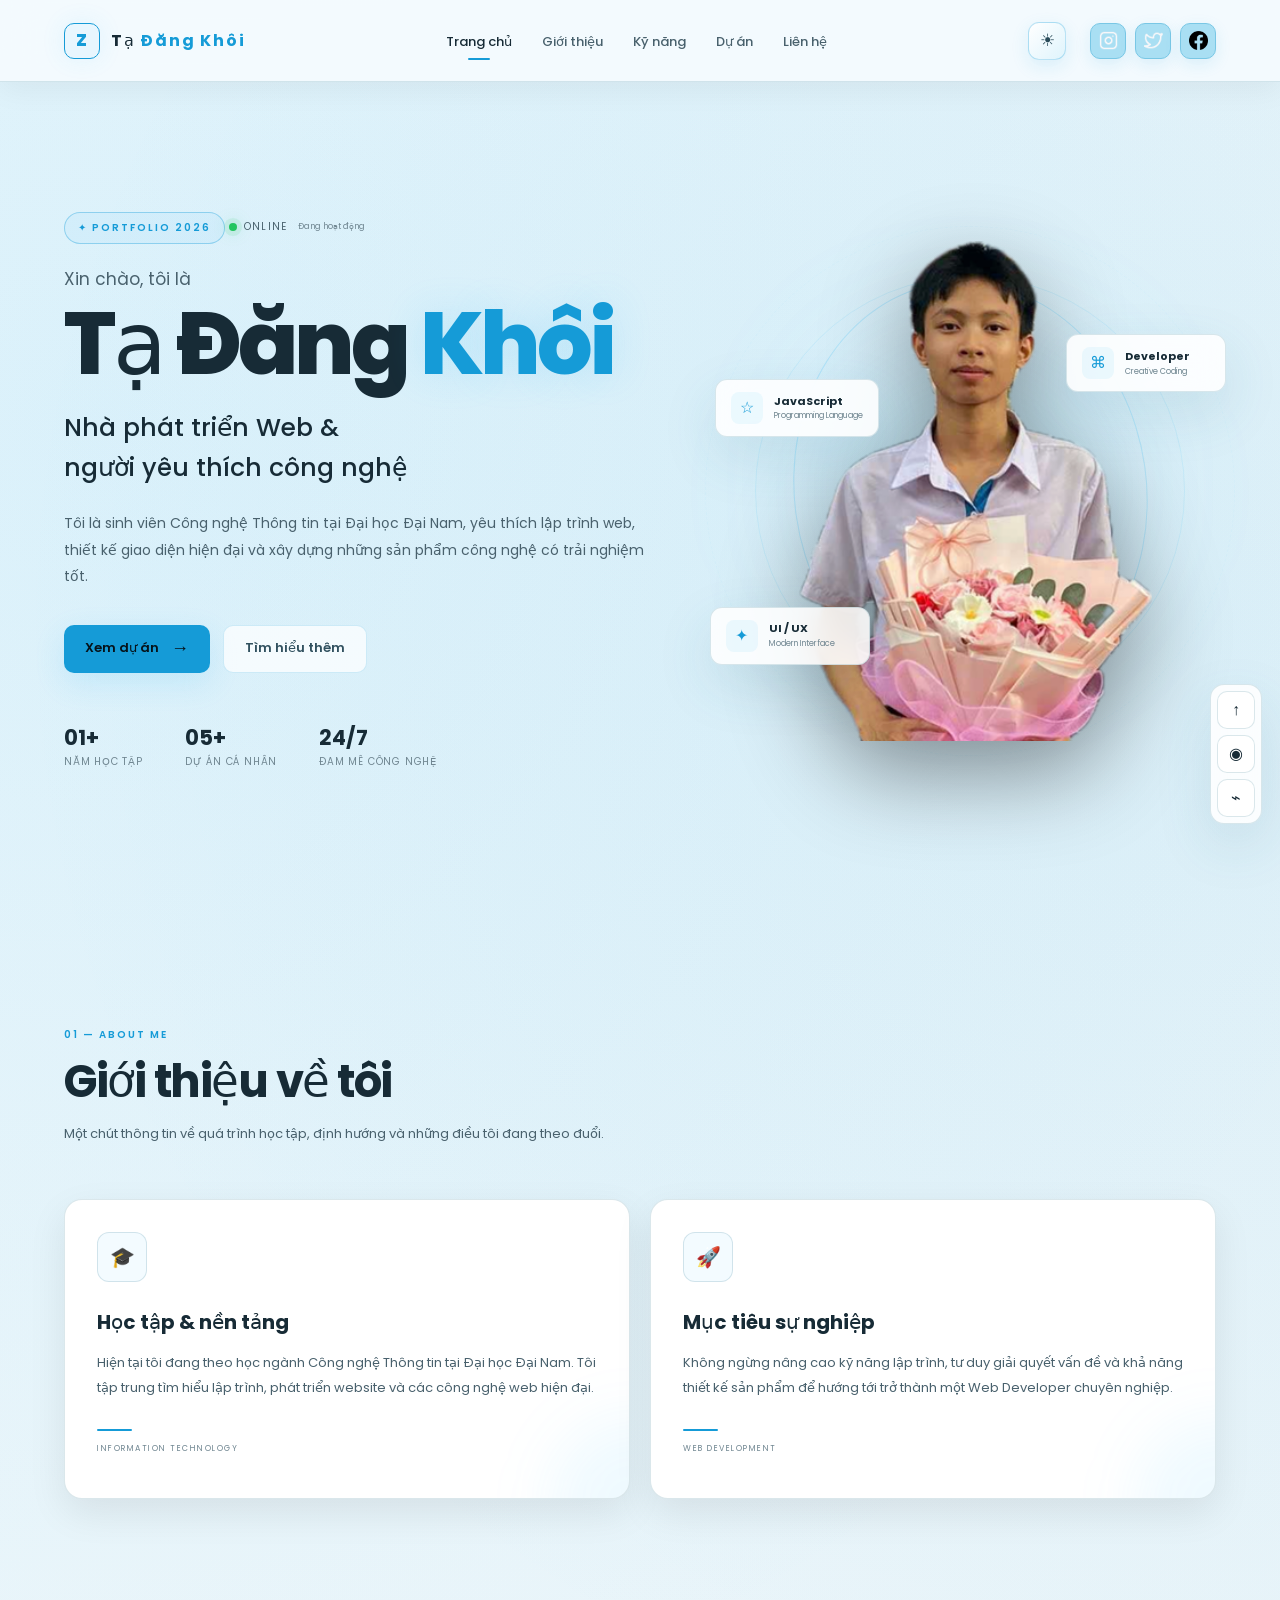
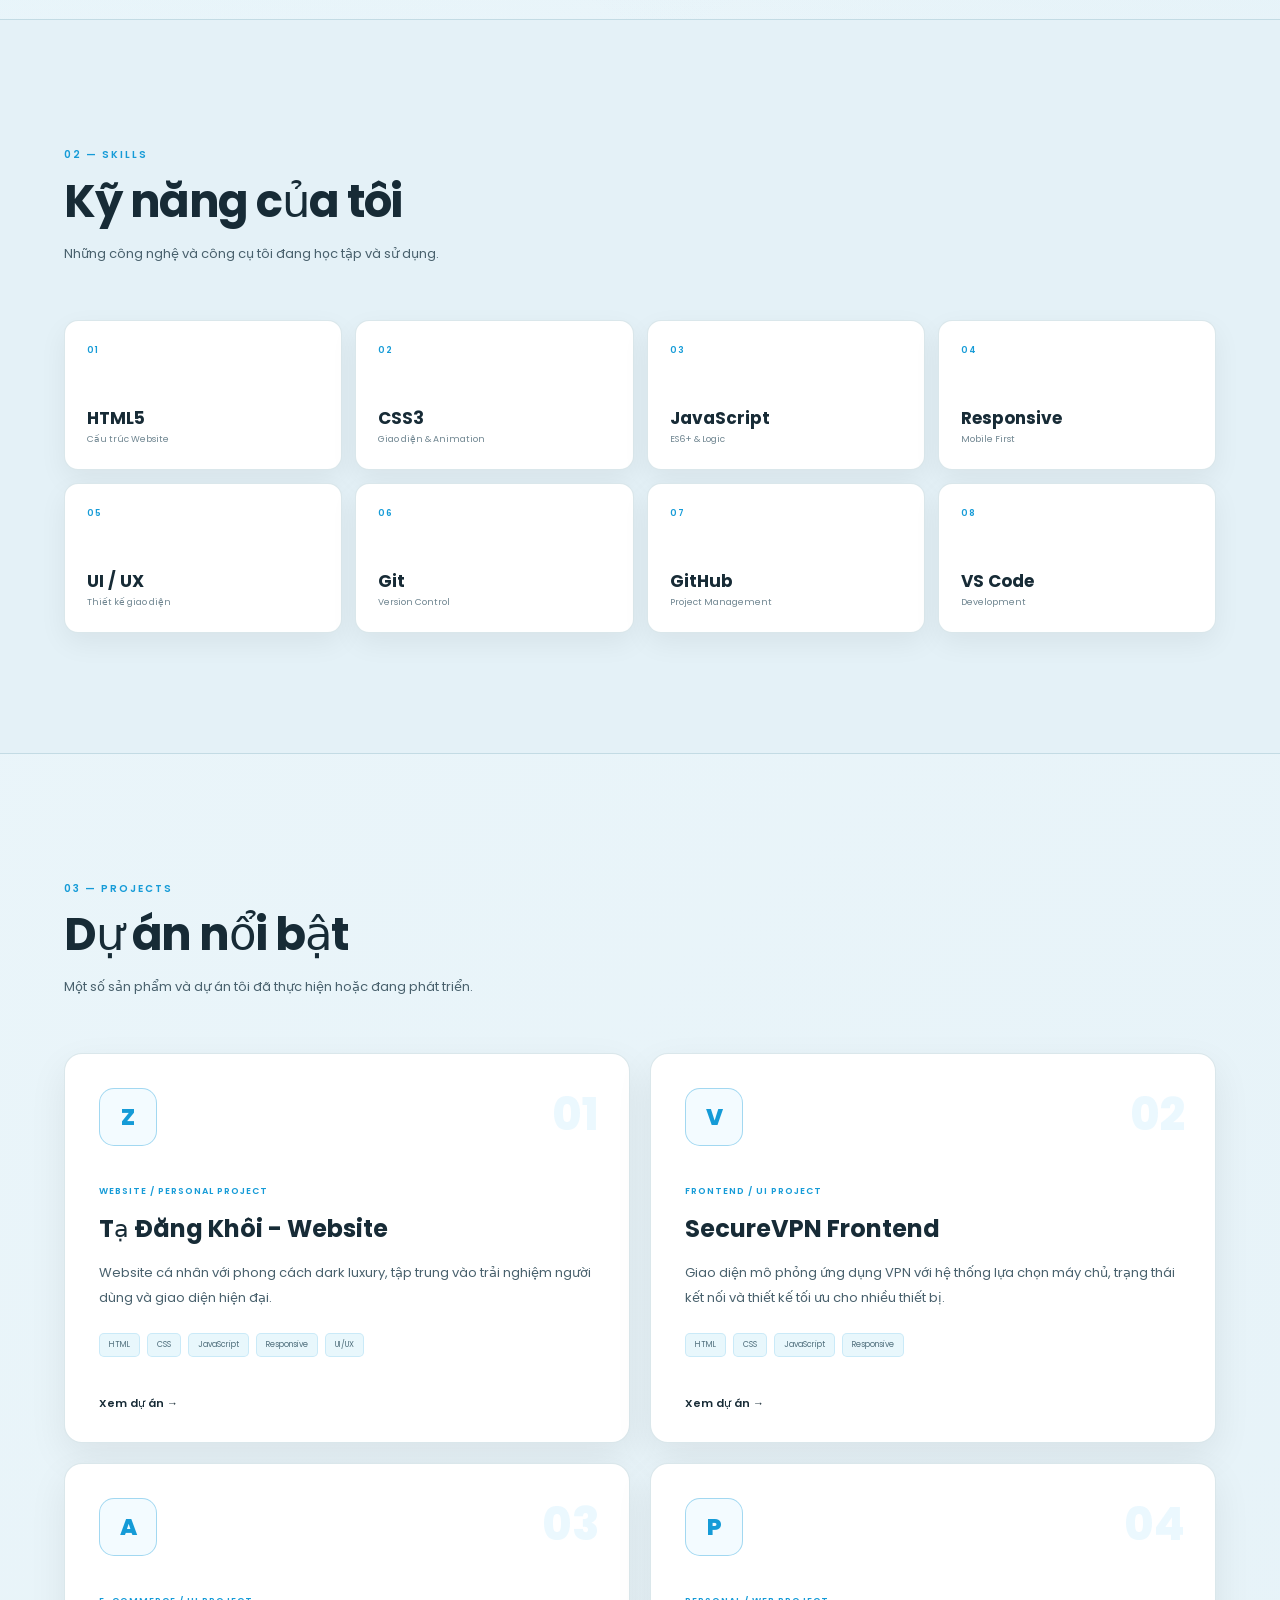
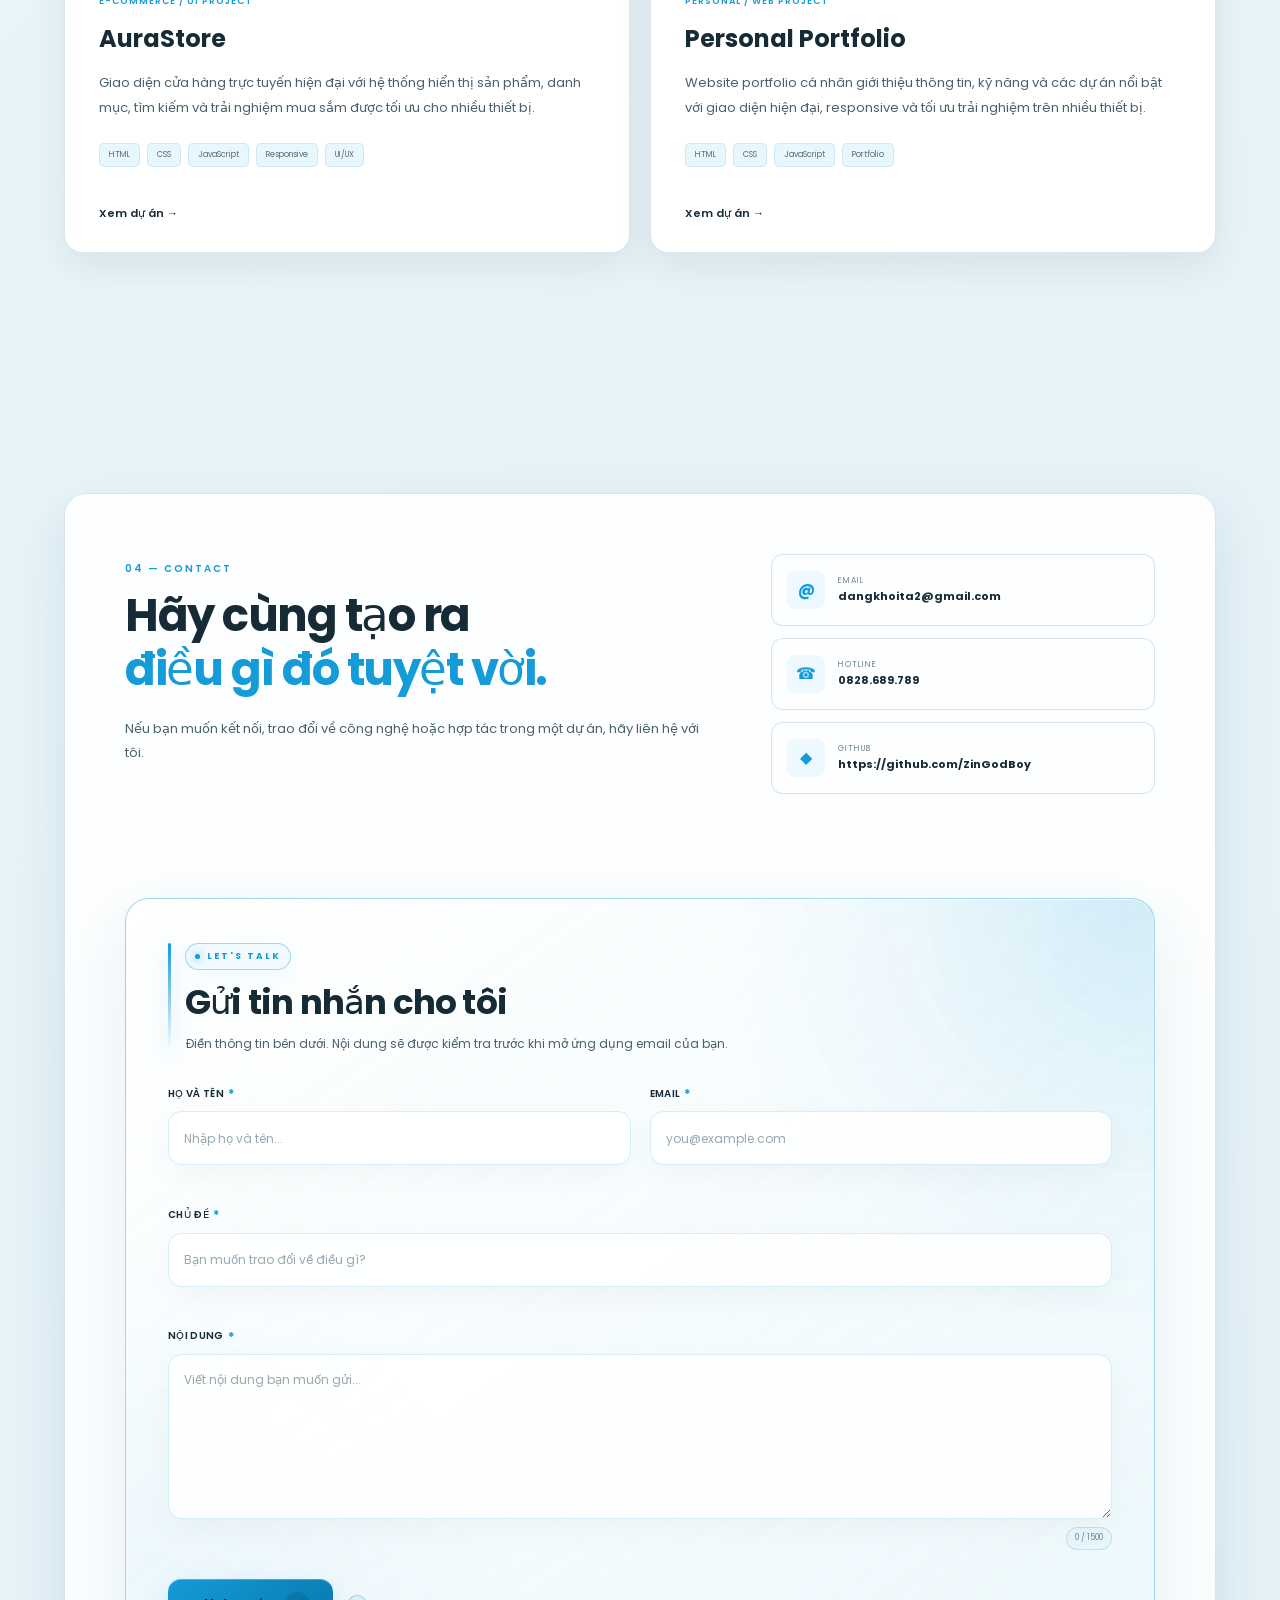
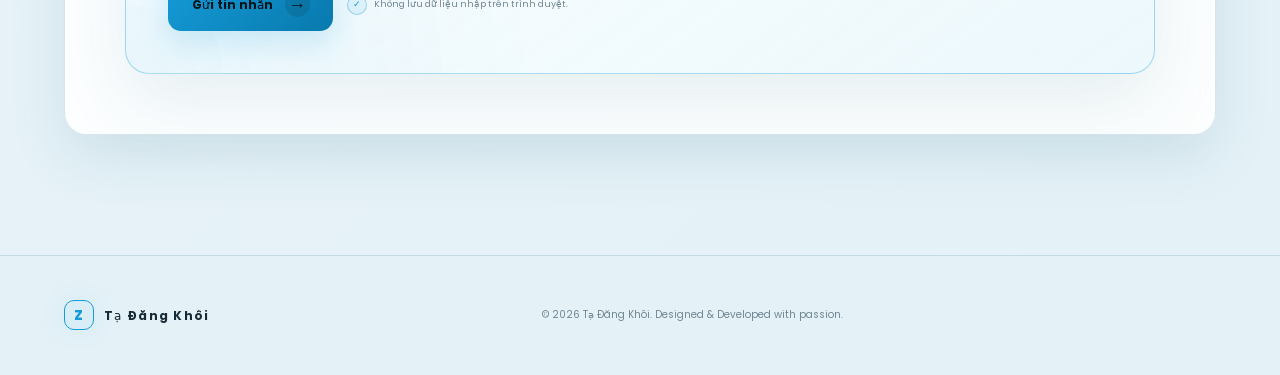
<file: index.html>
<!DOCTYPE html>
<html lang="vi">
<head>
    <meta charset="UTF-8">
    <meta name="viewport" content="width=device-width, initial-scale=1.0, viewport-fit=cover">
    <meta name="theme-color" content="#eaf7ff">
    <meta name="description" content="Portfolio cá nhân của Tạ Đăng Khôi — sinh viên Công nghệ Thông tin tại Đại học Đại Nam, định hướng Web Development, Full-Stack và UI/UX.">
    <meta name="author" content="Tạ Đăng Khôi">
    <meta property="og:title" content="Tạ Đăng Khôi — My-CV">
    <meta property="og:description" content="Portfolio cá nhân, kỹ năng và các dự án công nghệ của Tạ Đăng Khôi.">
    <meta property="og:type" content="website">
    <meta property="og:url" content="https://zingodboy.github.io/My-CV/">
    <meta name="color-scheme" content="light dark">
    <title>Tạ Đăng Khôi - Portfolio | Zin Luxury</title>
    <link rel="preconnect" href="https://fonts.googleapis.com">
    <link rel="preconnect" href="https://fonts.gstatic.com" crossorigin>
    <link href="https://fonts.googleapis.com/css2?family=Poppins:wght@300;400;500;600;700;800;900&display=swap" rel="stylesheet">
    <link rel="stylesheet" href="./assets/css/style.css">
</head>
<body class="light-theme">
    <a class="skip-link" href="#main-content">Bỏ qua đến nội dung chính</a>
    <div class="scroll-progress" id="scrollProgress" aria-hidden="true"></div>
    <header class="navbar">
        <a href="#home" class="logo"><span class="logo-mark">Z</span><span>Tạ <strong>Đăng Khôi</strong></span></a>
        <nav id="mainNav" aria-label="Điều hướng chính">
            <ul class="nav">
                <li><a href="#home" class="active">Trang chủ</a></li>
                <li><a href="#about">Giới thiệu</a></li>
                <li><a href="#skills">Kỹ năng</a></li>
                <li><a href="#projects">Dự án</a></li>
                <li><a href="#contact">Liên hệ</a></li>
            </ul>
        </nav>
        <div class="nav-actions">
            <button class="theme-toggle" id="themeToggle" type="button" aria-label="Chuyển sang giao diện tối" title="Dark mode" aria-pressed="false" onclick="window.toggleZinTheme && window.toggleZinTheme(event)">
                <span class="theme-icon" id="themeIcon" aria-hidden="true">☀</span>
            </button>
            <button class="menu-toggle" id="menuToggle" type="button" aria-label="Mở menu" aria-expanded="false">☰</button>
        </div>
        <div class="social-links">
            <a href="https://www.instagram.com/" target="_blank" rel="noopener noreferrer" aria-label="Instagram"><img src="./assets/images/instagram.png" alt="Instagram"></a>
            <a href="https://twitter.com/" target="_blank" rel="noopener noreferrer" aria-label="Twitter"><img src="./assets/images/twitter.png" alt="Twitter"></a>
            <a href="https://www.facebook.com/" target="_blank" rel="noopener noreferrer" aria-label="Facebook"><img src="./assets/images/facebook.png" alt="Facebook"></a>
        </div>
    </header>

    <main id="main-content">
        <section id="home" class="hero-section">
            <div class="hero-content">
                <span class="hero-badge">✦ PORTFOLIO 2026</span>
                <div class="online-status" aria-label="Trạng thái hiện tại"><span class="online-dot"></span><span>ONLINE</span><small>Đang hoạt động</small></div>
                <p class="hero-small">Xin chào, tôi là</p>
                <h1>Tạ Đăng <span>Khôi</span></h1>
                <h2>Nhà phát triển Web &amp; người yêu thích công nghệ</h2>
                <p class="hero-description">Tôi là sinh viên Công nghệ Thông tin tại Đại học Đại Nam, yêu thích lập trình web, thiết kế giao diện hiện đại và xây dựng những sản phẩm công nghệ có trải nghiệm tốt.</p>
                <div class="hero-buttons">
                    <a href="#projects" class="cta-btn primary-btn">Xem dự án <span>→</span></a>
                    <a href="#about" class="cta-btn secondary-btn">Tìm hiểu thêm</a>
                </div>
                <div class="hero-info">
                    <div><strong>01+</strong><span>Năm học tập</span></div>
                    <div><strong>05+</strong><span>Dự án cá nhân</span></div>
                    <div><strong>24/7</strong><span>Đam mê công nghệ</span></div>
                </div>
            </div>
            <div class="right">
                <div class="orbit orbit-one"></div><div class="orbit orbit-two"></div><div class="avatar-glow"></div>
                <div class="avatar-container"><div class="avatar-frame"></div><img id="avatar" src="./assets/images/anhtoi2.webp" alt="Ảnh đại diện Tạ Đăng Khôi"></div>
                <div class="floating-card card-top"><span>⌘</span><div><strong>Developer</strong><small>Creative Coding</small></div></div>
                <div class="floating-card card-bottom"><span>✦</span><div><strong>UI / UX</strong><small>Modern Interface</small></div></div>
                <div class="floating-card card-left"><span>☆</span><div><strong>JavaScript</strong><small>Programming Language</small></div></div>
            </div>
        </section>

        <section id="about" class="content-section">
            <div class="section-heading"><span>01 — ABOUT ME</span><h2>Giới thiệu về tôi</h2><p>Một chút thông tin về quá trình học tập, định hướng và những điều tôi đang theo đuổi.</p></div>
            <div class="about-grid">
                <article class="about-card"><div class="card-icon">🎓</div><h3>Học tập &amp; nền tảng</h3><p>Hiện tại tôi đang theo học ngành Công nghệ Thông tin tại Đại học Đại Nam. Tôi tập trung tìm hiểu lập trình, phát triển website và các công nghệ web hiện đại.</p><div class="card-line"></div><span class="card-label">INFORMATION TECHNOLOGY</span></article>
                <article class="about-card"><div class="card-icon">🚀</div><h3>Mục tiêu sự nghiệp</h3><p>Không ngừng nâng cao kỹ năng lập trình, tư duy giải quyết vấn đề và khả năng thiết kế sản phẩm để hướng tới trở thành một Web Developer chuyên nghiệp.</p><div class="card-line"></div><span class="card-label">WEB DEVELOPMENT</span></article>
            </div>
        </section>

        <section id="skills" class="content-section dark-section">
            <div class="section-heading"><span>02 — SKILLS</span><h2>Kỹ năng của tôi</h2><p>Những công nghệ và công cụ tôi đang học tập và sử dụng.</p></div>
            <div class="skills-container">
                <div class="skill-tag"><span>01</span><strong>HTML5</strong><small>Cấu trúc Website</small></div>
                <div class="skill-tag"><span>02</span><strong>CSS3</strong><small>Giao diện &amp; Animation</small></div>
                <div class="skill-tag"><span>03</span><strong>JavaScript</strong><small>ES6+ &amp; Logic</small></div>
                <div class="skill-tag"><span>04</span><strong>Responsive</strong><small>Mobile First</small></div>
                <div class="skill-tag"><span>05</span><strong>UI / UX</strong><small>Thiết kế giao diện</small></div>
                <div class="skill-tag"><span>06</span><strong>Git</strong><small>Version Control</small></div>
                <div class="skill-tag"><span>07</span><strong>GitHub</strong><small>Project Management</small></div>
                <div class="skill-tag"><span>08</span><strong>VS Code</strong><small>Development</small></div>
            </div>
        </section>

        <section id="projects" class="content-section">
            <div class="section-heading"><span>03 — PROJECTS</span><h2>Dự án nổi bật</h2><p>Một số sản phẩm và dự án tôi đã thực hiện hoặc đang phát triển.</p></div>
            <div class="projects-grid">
                <article class="project-card"><div class="project-number">01</div><div class="project-icon">Z</div><div class="project-content"><span class="project-type">WEBSITE / PERSONAL PROJECT</span><h3>Tạ Đăng Khôi - Website</h3><p>Website cá nhân với phong cách dark luxury, tập trung vào trải nghiệm người dùng và giao diện hiện đại.</p><div class="project-tech"><span>HTML</span><span>CSS</span><span>JavaScript</span><span>Responsive</span><span>UI/UX</span></div></div><a href="#" class="project-link">Xem dự án →</a></article>
                <article class="project-card"><div class="project-number">02</div><div class="project-icon vpn-icon">V</div><div class="project-content"><span class="project-type">FRONTEND / UI PROJECT</span><h3>SecureVPN Frontend</h3><p>Giao diện mô phỏng ứng dụng VPN với hệ thống lựa chọn máy chủ, trạng thái kết nối và thiết kế tối ưu cho nhiều thiết bị.</p><div class="project-tech"><span>HTML</span><span>CSS</span><span>JavaScript</span><span>Responsive</span></div></div><a href="#" class="project-link">Xem dự án →</a></article>
                <article class="project-card"><div class="project-number">03</div><div class="project-icon aurastore-icon">A</div><div class="project-content"><span class="project-type">E-COMMERCE / UI PROJECT</span><h3>AuraStore</h3><p>Giao diện cửa hàng trực tuyến hiện đại với hệ thống hiển thị sản phẩm, danh mục, tìm kiếm và trải nghiệm mua sắm được tối ưu cho nhiều thiết bị.</p><div class="project-tech"><span>HTML</span><span>CSS</span><span>JavaScript</span><span>Responsive</span><span>UI/UX</span></div></div><a href="#" class="project-link">Xem dự án →</a></article>
                <article class="project-card"><div class="project-number">04</div><div class="project-icon portfolio-icon">P</div><div class="project-content"><span class="project-type">PERSONAL / WEB PROJECT</span><h3>Personal Portfolio</h3><p>Website portfolio cá nhân giới thiệu thông tin, kỹ năng và các dự án nổi bật với giao diện hiện đại, responsive và tối ưu trải nghiệm trên nhiều thiết bị.</p><div class="project-tech"><span>HTML</span><span>CSS</span><span>JavaScript</span><span>Portfolio</span></div></div><a href="#" class="project-link">Xem dự án →</a></article>
            </div>
        </section>

        <section id="contact" class="contact-section">
            <div class="contact-box">
                <div class="contact-heading">
                    <span>04 — CONTACT</span>
                    <h2>Hãy cùng tạo ra <strong>điều gì đó tuyệt vời.</strong></h2>
                    <p>Nếu bạn muốn kết nối, trao đổi về công nghệ hoặc hợp tác trong một dự án, hãy liên hệ với tôi.</p>
                </div>
                <div class="contact-list">
                    <a href="https://mail.google.com/mail/u/0/#inbox?compose=new" class="contact-item"><span class="contact-icon">@</span><div><small>Email</small><strong>dangkhoita2@gmail.com</strong></div></a>
                    <a href="https://zalo.me/0828689789" class="contact-item"><span class="contact-icon">☎</span><div><small>Hotline</small><strong>0828.689.789</strong></div></a>
                    <a href="https://github.com/ZinGodBoy" class="contact-item"><span class="contact-icon">◆</span><div><small>Github</small><strong>https://github.com/ZinGodBoy</strong></div></a>
                </div>

                <div class="contact-form-wrap">
                    <div class="contact-form-heading">
                        <span>LET'S TALK</span>
                        <h3>Gửi tin nhắn cho tôi</h3>
                        <p>Điền thông tin bên dưới. Nội dung sẽ được kiểm tra trước khi mở ứng dụng email của bạn.</p>
                    </div>
                    <form id="contactForm" class="contact-form" novalidate>
                        <div class="form-grid">
                            <label class="form-field">
                                <span>Họ và tên <b>*</b></span>
                                <input id="contactName" name="name" type="text" autocomplete="name" maxlength="80" placeholder="Nhập họ và tên..." required>
                                <small class="field-error" data-error-for="name"></small>
                            </label>
                            <label class="form-field">
                                <span>Email <b>*</b></span>
                                <input id="contactEmail" name="email" type="email" autocomplete="email" maxlength="120" placeholder="you@example.com" required>
                                <small class="field-error" data-error-for="email"></small>
                            </label>
                        </div>
                        <label class="form-field">
                            <span>Chủ đề <b>*</b></span>
                            <input id="contactSubject" name="subject" type="text" maxlength="120" placeholder="Bạn muốn trao đổi về điều gì?" required>
                            <small class="field-error" data-error-for="subject"></small>
                        </label>
                        <label class="form-field">
                            <span>Nội dung <b>*</b></span>
                            <textarea id="contactMessage" name="message" rows="6" maxlength="1500" placeholder="Viết nội dung bạn muốn gửi..." required></textarea>
                            <div class="textarea-meta"><small class="field-error" data-error-for="message"></small><span id="messageCounter">0 / 1500</span></div>
                        </label>
                        <div class="form-actions">
                            <button type="submit" class="form-submit"><span>Gửi tin nhắn</span><strong>→</strong></button>
                            <span class="form-note">Không lưu dữ liệu nhập trên trình duyệt.</span>
                        </div>
                    </form>
                </div>
            </div>
        </section>
    </main>

    <footer class="footer">
        <div class="footer-logo"><span class="logo-mark">Z</span><strong>Tạ Đăng Khôi</strong></div>
        <p>© 2026 Tạ Đăng Khôi. Designed &amp; Developed with passion.</p>
        <a href="#home" class="back-top" id="backTop" aria-label="Về đầu trang">↑</a>
    </footer>

    <script src="./js/app.js?v=20261106" defer></script>
    <script src="./js/portfolio-enhancements.js?v=20261109" defer></script>
</body>
</html>
</file>
<file: assets/css/style.css>
/* =========================================================
   ZIN LUXURY PORTFOLIO — FINAL LIGHT / DARK THEME
   ========================================================= */

:root {
    --bg: #0d1115;
    --bg-soft: #131a20;
    --bg-card: #172027;
    --text: #f4f8fa;
    --text-soft: #aebcc4;
    --text-muted: #71828c;
    --blue: #38bdf8;
    --blue-light: #7dd3fc;
    --blue-dark: #0879ad;
    --border: rgba(255,255,255,.10);
    --border-blue: rgba(56,189,248,.30);
    --shadow: 0 25px 80px rgba(0,0,0,.32);
    --surface-glass: rgba(18,28,35,.78);
    --nav-bg: rgba(13,17,21,.82);
    --grid-line: rgba(125,211,252,.045);
    --focus-bg: rgba(56,189,248,.08);
    --radius: 18px;
    --container: 1180px;
    --transition: .28s ease;
}

body.light-theme {
    --bg: #edf7fb;
    --bg-soft: #e4f1f7;
    --bg-card: #ffffff;
    --text: #172b36;
    --text-soft: #49616d;
    --text-muted: #708691;
    --blue: #159bd7;
    --blue-light: #5fc4ee;
    --blue-dark: #0879ad;
    --border: rgba(28,105,132,.16);
    --border-blue: rgba(21,155,215,.36);
    --shadow: 0 20px 55px rgba(42,105,128,.13);
    --surface-glass: rgba(255,255,255,.88);
    --nav-bg: rgba(245,251,254,.92);
    --grid-line: rgba(21,155,215,.055);
    --focus-bg: rgba(21,155,215,.08);
}

* {
    margin: 0;
    padding: 0;
    box-sizing: border-box;
}

html {
    scroll-behavior: smooth;
    background: var(--bg);
    scroll-padding-top: 92px;
}

body {
    min-height: 100vh;
    overflow-x: hidden;
    color: var(--text);
    background:
        radial-gradient(circle at 8% 8%, rgba(56,189,248,.10), transparent 28%),
        radial-gradient(circle at 92% 12%, rgba(21,155,215,.07), transparent 25%),
        linear-gradient(135deg, var(--bg) 0%, var(--bg-soft) 100%);
    font-family: "Poppins", sans-serif;
    line-height: 1.6;
    transition: background-color .35s ease, color .25s ease;
}

body::before {
    content: "";
    position: fixed;
    inset: 0;
    z-index: -1;
    pointer-events: none;
    opacity: .8;
    background-image:
        linear-gradient(var(--grid-line) 1px, transparent 1px),
        linear-gradient(90deg, var(--grid-line) 1px, transparent 1px);
    background-size: 72px 72px;
}

body.modal-open,
body.menu-open {
    overflow: hidden;
}

a {
    color: inherit;
    text-decoration: none;
}

button,
a {
    -webkit-tap-highlight-color: transparent;
}

button {
    font: inherit;
}

img {
    display: block;
    max-width: 100%;
}

/* ================= NAVBAR ================= */

.navbar {
    width: 100%;
    min-height: 82px;
    padding: 0 5%;
    position: sticky;
    top: 0;
    z-index: 1000;
    display: flex;
    align-items: center;
    justify-content: space-between;
    gap: 24px;
    background: var(--nav-bg);
    border-bottom: 1px solid var(--border);
    backdrop-filter: blur(18px);
    -webkit-backdrop-filter: blur(18px);
    box-shadow: 0 8px 30px rgba(0,0,0,.05);
}

.logo {
    flex: 0 0 auto;
    display: inline-flex;
    align-items: center;
    gap: 11px;
    color: var(--text);
    font-size: 16px;
    font-weight: 700;
    letter-spacing: 1.8px;
}

.logo strong {
    color: var(--blue);
}

.logo-mark {
    width: 36px;
    height: 36px;
    display: grid;
    place-items: center;
    border: 1px solid var(--blue);
    border-radius: 10px;
    color: var(--blue);
    background: rgba(56,189,248,.06);
    font-size: 18px;
    font-weight: 800;
    box-shadow: 0 0 25px rgba(56,189,248,.10);
    transition: var(--transition);
}

.logo:hover .logo-mark {
    transform: rotate(-5deg) translateY(-1px);
}

#mainNav {
    flex: 1 1 auto;
    display: flex;
    justify-content: center;
}

.nav {
    display: flex;
    align-items: center;
    gap: 30px;
    list-style: none;
}

.nav a {
    position: relative;
    color: var(--text-soft);
    font-size: 13px;
    font-weight: 500;
    transition: var(--transition);
}

.nav a::after {
    content: "";
    position: absolute;
    left: 50%;
    bottom: -9px;
    width: 0;
    height: 2px;
    transform: translateX(-50%);
    border-radius: 20px;
    background: var(--blue);
    transition: var(--transition);
}

.nav a:hover,
.nav a.active {
    color: var(--text);
}

.nav a:hover::after,
.nav a.active::after {
    width: 22px;
}

.nav-actions {
    flex: 0 0 auto;
    display: flex;
    align-items: center;
    gap: 8px;
    position: relative;
    z-index: 1005;
    pointer-events: auto;
}

.theme-toggle,
.menu-toggle {
    position: relative;
    z-index: 1006;
    width: 38px;
    height: 38px;
    display: grid;
    place-items: center;
    border: 1px solid var(--border);
    border-radius: 11px;
    color: var(--text);
    background: var(--surface-glass);
    cursor: pointer;
    pointer-events: auto !important;
    touch-action: manipulation;
    user-select: none;
    transition:
        transform .25s ease,
        background .3s ease,
        color .3s ease,
        border-color .3s ease,
        box-shadow .3s ease;
}

.theme-toggle {
    overflow: hidden;
}

.theme-icon {
    display: grid;
    place-items: center;
    width: 100%;
    height: 100%;
    pointer-events: none;
    font-size: 17px;
    line-height: 1;
}

body.light-theme .theme-toggle {
    color: #294b59;
    background: linear-gradient(135deg, #fff, #dff4fc);
    border-color: rgba(21,155,215,.25);
    box-shadow: 0 6px 18px rgba(21,155,215,.10);
}

body:not(.light-theme) .theme-toggle {
    color: #f5fbff;
    background: linear-gradient(135deg, #1a2830, #101920);
    border-color: rgba(125,211,252,.28);
    box-shadow: 0 6px 20px rgba(0,0,0,.22);
}

.theme-toggle:hover,
.menu-toggle:hover,
.menu-toggle[aria-expanded="true"] {
    color: var(--blue);
    border-color: var(--border-blue);
    transform: translateY(-2px);
}

.theme-toggle:active {
    transform: scale(.94);
}

.theme-toggle.theme-changing .theme-icon {
    animation: themeIconChange .35s ease;
}

@keyframes themeIconChange {
    0% { transform: rotate(-30deg) scale(.7); opacity: .5; }
    60% { transform: rotate(15deg) scale(1.14); opacity: 1; }
    100% { transform: rotate(0) scale(1); opacity: 1; }
}

.menu-toggle {
    display: none;
}

.social-links {
    flex: 0 0 auto;
    display: flex;
    align-items: center;
    gap: 9px;
}

.social-links a {
    width: 36px;
    height: 36px;
    display: grid;
    place-items: center;
    border: 1px solid var(--border);
    border-radius: 10px;
    background: rgba(255,255,255,.025);
    transition: var(--transition);
}

.social-links a:hover {
    transform: translateY(-3px);
    border-color: var(--border-blue);
    box-shadow: 0 8px 22px rgba(56,189,248,.10);
}

.social-links img {
    width: 19px;
    height: 19px;
    object-fit: contain;
    opacity: .82;
    filter: none;
    transition: var(--transition);
}

body.light-theme .social-links a {
    background: #a9dff3;
    border-color: #79c7e5;
    box-shadow: 0 5px 16px rgba(21,155,215,.12);
}

body.light-theme .social-links a:hover {
    background: #0879ad;
    border-color: #0879ad;
}

body.light-theme .social-links img {
    opacity: 1;
    filter: none;
}

/* ================= HERO ================= */

.hero-section {
    width: min(var(--container), 90%);
    min-height: calc(100vh - 82px);
    margin: auto;
    padding: 88px 0;
    display: flex;
    align-items: center;
    justify-content: space-between;
    gap: 60px;
}

.hero-content {
    width: 55%;
    position: relative;
    z-index: 2;
}

.hero-badge {
    display: inline-flex;
    align-items: center;
    padding: 7px 13px;
    margin-bottom: 22px;
    border: 1px solid var(--border-blue);
    border-radius: 50px;
    color: var(--blue);
    background: rgba(56,189,248,.06);
    font-size: 10px;
    font-weight: 600;
    letter-spacing: 2px;
}

.online-status {
    display: inline-flex;
    align-items: center;
    gap: 7px;
    margin-bottom: 10px;
    color: var(--text-soft);
    font-size: 10px;
    letter-spacing: 1.2px;
}

.online-dot {
    width: 8px;
    height: 8px;
    display: block;
    border-radius: 50%;
    background: #22c55e;
    box-shadow: 0 0 0 5px rgba(34,197,94,.10), 0 0 16px rgba(34,197,94,.35);
    animation: onlinePulse 1.8s ease-in-out infinite;
}

.online-status small {
    margin-left: 4px;
    color: var(--text-muted);
    letter-spacing: 0;
}

@keyframes onlinePulse {
    50% { transform: scale(1.08); opacity: .7; }
}

.hero-small {
    margin-bottom: 5px;
    color: var(--text-soft);
    font-size: 17px;
}

.hero-content h1 {
    color: var(--text);
    font-size: clamp(50px, 7vw, 88px);
    line-height: 1.05;
    font-weight: 800;
    letter-spacing: -4px;
}

.hero-content h1 span {
    color: var(--blue);
    text-shadow: 0 0 40px rgba(56,189,248,.20);
}

.hero-content h2 {
    margin-top: 18px;
    color: var(--text);
    font-size: clamp(18px, 2vw, 25px);
    font-weight: 500;
}

.hero-description {
    max-width: 650px;
    margin-top: 22px;
    color: var(--text-soft);
    font-size: 14px;
    line-height: 1.9;
}

.hero-buttons {
    display: flex;
    align-items: center;
    gap: 13px;
    margin-top: 35px;
}

.cta-btn {
    min-height: 48px;
    display: inline-flex;
    align-items: center;
    justify-content: center;
    gap: 12px;
    padding: 0 21px;
    border-radius: 10px;
    font-size: 13px;
    font-weight: 600;
    transition: var(--transition);
}

.primary-btn {
    color: #06131a;
    background: var(--blue);
    box-shadow: 0 10px 30px rgba(56,189,248,.16);
}

.primary-btn:hover {
    background: var(--blue-light);
    transform: translateY(-3px);
    box-shadow: 0 15px 35px rgba(56,189,248,.24);
}

.primary-btn span {
    font-size: 18px;
}

.secondary-btn {
    color: var(--text-soft);
    border: 1px solid var(--border);
    background: rgba(255,255,255,.025);
}

.secondary-btn:hover {
    color: var(--text);
    border-color: var(--border-blue);
    transform: translateY(-3px);
}

body.light-theme .secondary-btn {
    color: #31515f;
    background: rgba(255,255,255,.72);
    border-color: rgba(21,155,215,.18);
}

.hero-info {
    display: flex;
    gap: 42px;
    margin-top: 48px;
}

.hero-info div {
    display: flex;
    flex-direction: column;
}

.hero-info strong {
    color: var(--text);
    font-size: 21px;
    font-weight: 700;
}

.hero-info span {
    color: var(--text-muted);
    font-size: 10px;
    text-transform: uppercase;
    letter-spacing: .8px;
}

/* ================= HERO VISUAL ================= */

.right {
    width: 45%;
    min-height: 560px;
    position: relative;
    display: grid;
    place-items: center;
}

.avatar-container {
    width: min(420px, 90%);
    position: relative;
    display: flex;
    justify-content: center;
    z-index: 3;
}

.avatar-frame {
    position: absolute;
    inset: 8%;
    border: 1px solid rgba(56,189,248,.22);
    border-radius: 50%;
    transform: rotate(-8deg);
    transition: .7s ease;
}

.avatar-container:hover .avatar-frame {
    transform: rotate(5deg) scale(1.03);
}

#avatar {
    width: 100%;
    max-height: 500px;
    position: relative;
    z-index: 2;
    object-fit: contain;
    background: transparent;
    filter: drop-shadow(0 30px 45px rgba(0,0,0,.42));
    transition: transform .5s ease, filter .5s ease;
}

#avatar:hover {
    transform: translateY(-8px) scale(1.015);
    filter: drop-shadow(0 40px 60px rgba(0,0,0,.48)) drop-shadow(0 0 25px rgba(56,189,248,.08));
}

.avatar-glow {
    width: 280px;
    height: 280px;
    position: absolute;
    top: 50%;
    left: 50%;
    transform: translate(-50%,-50%);
    border-radius: 50%;
    background: rgba(56,189,248,.13);
    filter: blur(75px);
    z-index: 0;
}

.orbit {
    position: absolute;
    border: 1px solid rgba(56,189,248,.11);
    border-radius: 50%;
    pointer-events: none;
}

.orbit-one {
    width: 430px;
    height: 430px;
}

.orbit-two {
    width: 530px;
    height: 530px;
    border-style: dashed;
    opacity: .32;
    animation: rotateOrbit 25s linear infinite;
}

@keyframes rotateOrbit {
    from { transform: rotate(0); }
    to { transform: rotate(360deg); }
}

.floating-card {
    position: absolute;
    z-index: 5;
    min-width: 160px;
    padding: 12px 15px;
    display: flex;
    align-items: center;
    gap: 11px;
    border: 1px solid var(--border);
    border-radius: 12px;
    background: var(--surface-glass);
    box-shadow: var(--shadow);
    backdrop-filter: blur(14px);
    -webkit-backdrop-filter: blur(14px);
    animation: floatCard 4s ease-in-out infinite;
}

.floating-card > span {
    width: 32px;
    height: 32px;
    display: grid;
    place-items: center;
    border-radius: 8px;
    color: var(--blue);
    background: rgba(56,189,248,.08);
}

.floating-card div {
    display: flex;
    flex-direction: column;
}

.floating-card strong {
    color: var(--text);
    font-size: 11px;
}

.floating-card small {
    color: var(--text-muted);
    font-size: 8px;
}

.card-top { top: 22%; right: -2%; }
.card-bottom { bottom: 19%; left: -3%; animation-delay: -2s; }
.card-left { top: 30%; left: -2%; animation-delay: -1.5s; }

@keyframes floatCard {
    0%,100% { transform: translateY(0); }
    50% { transform: translateY(-9px); }
}

/* ================= SECTIONS ================= */

.content-section,
.contact-section {
    width: min(var(--container), 90%);
    margin: auto;
    padding: 120px 0;
}

.dark-section {
    width: 100%;
    padding-left: 5%;
    padding-right: 5%;
    background: var(--bg-soft);
    border-top: 1px solid var(--border);
    border-bottom: 1px solid var(--border);
}

.section-heading {
    max-width: 700px;
    margin-bottom: 55px;
}

.section-heading > span,
.contact-heading > span {
    color: var(--blue);
    font-size: 10px;
    font-weight: 600;
    letter-spacing: 2px;
}

.section-heading h2,
.contact-heading h2 {
    margin-top: 9px;
    color: var(--text);
    font-size: clamp(30px, 4vw, 45px);
    line-height: 1.2;
    letter-spacing: -1.5px;
}

.section-heading p,
.contact-heading p {
    margin-top: 15px;
    color: var(--text-soft);
    font-size: 13px;
}

/* ================= ABOUT ================= */

.about-grid {
    display: grid;
    grid-template-columns: repeat(2,1fr);
    gap: 20px;
}

.about-card {
    position: relative;
    min-height: 300px;
    padding: 32px;
    overflow: hidden;
    border: 1px solid var(--border);
    border-radius: var(--radius);
    background: var(--bg-card);
    box-shadow: 0 14px 38px rgba(0,0,0,.08);
    transition: var(--transition);
}

.about-card::after {
    content: "";
    position: absolute;
    width: 170px;
    height: 170px;
    right: -90px;
    bottom: -90px;
    border-radius: 50%;
    background: rgba(56,189,248,.08);
    filter: blur(30px);
    pointer-events: none;
}

.about-card:hover {
    border-color: var(--border-blue);
    transform: translateY(-6px);
    box-shadow: var(--shadow);
}

.card-icon {
    width: 50px;
    height: 50px;
    display: grid;
    place-items: center;
    margin-bottom: 24px;
    border: 1px solid var(--border);
    border-radius: 12px;
    background: rgba(56,189,248,.06);
    font-size: 20px;
}

.about-card h3,
.project-card h3 {
    color: var(--text);
}

.about-card h3 {
    font-size: 20px;
}

.about-card p,
.project-card p {
    margin-top: 13px;
    color: var(--text-soft);
    font-size: 13px;
    line-height: 1.9;
}

.card-line {
    width: 35px;
    height: 2px;
    margin-top: 28px;
    background: var(--blue);
    border-radius: 5px;
}

.card-label {
    display: block;
    margin-top: 12px;
    color: var(--text-muted);
    font-size: 8px;
    letter-spacing: 1.5px;
}

/* ================= SKILLS ================= */

.skills-container {
    width: min(var(--container),100%);
    margin: auto;
    display: grid;
    grid-template-columns: repeat(4,1fr);
    gap: 13px;
}

.skill-tag {
    min-height: 150px;
    padding: 22px;
    display: flex;
    flex-direction: column;
    justify-content: space-between;
    border: 1px solid var(--border);
    border-radius: 14px;
    background: var(--bg-card);
    box-shadow: 0 10px 28px rgba(0,0,0,.06);
    transition: var(--transition);
}

.skill-tag:hover {
    border-color: var(--border-blue);
    background: var(--focus-bg);
    transform: translateY(-5px);
}

.skill-tag > span,
.project-type {
    color: var(--blue);
    font-size: 9px;
    font-weight: 600;
    letter-spacing: 1px;
}

.skill-tag strong {
    margin-top: auto;
    color: var(--text);
    font-size: 17px;
}

.skill-tag small {
    color: var(--text-muted);
    font-size: 9px;
}

/* ================= PROJECTS ================= */

.projects-grid {
    display: grid;
    grid-template-columns: repeat(2,1fr);
    gap: 20px;
}

.project-card {
    min-height: 390px;
    position: relative;
    padding: 34px;
    overflow: hidden;
    border: 1px solid var(--border);
    border-radius: var(--radius);
    background: var(--bg-card);
    box-shadow: 0 14px 38px rgba(0,0,0,.07);
    transition: var(--transition);
}

.project-card:hover {
    border-color: var(--border-blue);
    transform: translateY(-7px);
    box-shadow: var(--shadow);
}

.project-number {
    position: absolute;
    top: 25px;
    right: 30px;
    color: rgba(56,189,248,.10);
    font-size: 45px;
    font-weight: 800;
}

.project-icon {
    width: 58px;
    height: 58px;
    display: grid;
    place-items: center;
    margin-bottom: 30px;
    border: 1px solid var(--border-blue);
    border-radius: 15px;
    color: var(--blue);
    background: rgba(56,189,248,.06);
    font-size: 23px;
    font-weight: 800;
}

.project-content {
    position: relative;
    z-index: 2;
}

.project-card h3 {
    margin-top: 8px;
    font-size: 24px;
}

.project-tech {
    display: flex;
    flex-wrap: wrap;
    gap: 7px;
    margin-top: 22px;
}

.project-tech span {
    padding: 5px 9px;
    color: var(--text-soft);
    border: 1px solid var(--border);
    border-radius: 5px;
    background: rgba(255,255,255,.025);
    font-size: 8px;
}

body.light-theme .project-tech span {
    color: #52717e;
    background: #e8f7fc;
    border-color: rgba(21,155,215,.14);
}

.project-link {
    position: absolute;
    left: 34px;
    bottom: 30px;
    color: var(--text);
    font-size: 11px;
    font-weight: 600;
    transition: var(--transition);
}

.project-link:hover {
    color: var(--blue);
    transform: translateX(5px);
}

/* ================= CONTACT ================= */

.contact-box {
    display: grid;
    grid-template-columns: 1.2fr .8fr;
    gap: 70px;
    padding: 60px;
    border: 1px solid var(--border);
    border-radius: 22px;
    background: var(--surface-glass);
    box-shadow: var(--shadow);
    backdrop-filter: blur(16px);
    -webkit-backdrop-filter: blur(16px);
}

.contact-heading h2 strong {
    color: var(--blue);
}

.contact-heading p {
    max-width: 580px;
    margin-top: 20px;
    line-height: 1.9;
}

.contact-list {
    display: flex;
    flex-direction: column;
    gap: 12px;
    justify-content: center;
}

.contact-item {
    min-height: 72px;
    padding: 13px 15px;
    display: flex;
    align-items: center;
    gap: 13px;
    border: 1px solid var(--border);
    border-radius: 12px;
    background: rgba(255,255,255,.025);
    transition: var(--transition);
}

.contact-item:hover {
    border-color: var(--border-blue);
    transform: translateY(-2px);
}

.contact-icon {
    width: 38px;
    height: 38px;
    display: grid;
    place-items: center;
    flex: 0 0 auto;
    border-radius: 9px;
    color: var(--blue);
    background: rgba(56,189,248,.08);
    font-weight: 700;
}

.contact-item div {
    display: flex;
    flex-direction: column;
    min-width: 0;
}

.contact-item small {
    color: var(--text-muted);
    font-size: 8px;
    text-transform: uppercase;
    letter-spacing: 1px;
}

.contact-item strong {
    color: var(--text);
    font-size: 11px;
    word-break: break-word;
}

/* ================= FOOTER ================= */

.footer {
    min-height: 120px;
    padding: 28px 5%;
    display: flex;
    align-items: center;
    justify-content: space-between;
    gap: 20px;
    background: var(--bg-soft);
    border-top: 1px solid var(--border);
}

.footer-logo {
    display: flex;
    align-items: center;
    gap: 10px;
    color: var(--text);
    font-size: 12px;
    letter-spacing: 1.3px;
}

.footer .logo-mark {
    width: 30px;
    height: 30px;
    font-size: 14px;
}

.footer p {
    color: var(--text-muted);
    text-align: center;
    font-size: 10px;
}

.back-top {
    width: 40px;
    height: 40px;
    display: grid;
    place-items: center;
    flex: 0 0 auto;
    color: #fff;
    background: var(--blue-dark);
    border-radius: 10px;
    opacity: 0;
    pointer-events: none;
    transform: translateY(10px);
    transition: var(--transition);
}

.back-top.show,
.back-top.visible {
    opacity: 1;
    pointer-events: auto;
    transform: translateY(0);
}

.back-top:hover {
    background: var(--blue);
    transform: translateY(-3px);
}

/* ================= REVEAL ================= */

.reveal,
.fade-up,
[data-reveal] {
    opacity: 0;
    transform: translateY(18px);
    transition: opacity .65s ease, transform .65s ease;
}

.reveal.revealed,
.fade-up.revealed,
[data-reveal].revealed {
    opacity: 1;
    transform: none;
}

/* ================= SCROLL PROGRESS ================= */

#scrollProgress {
    position: fixed;
    top: 0;
    left: 0;
    width: 0;
    height: 3px;
    z-index: 99999;
    pointer-events: none;
    background: linear-gradient(90deg,var(--blue-dark),var(--blue),var(--blue-light));
    box-shadow: 0 0 14px rgba(56,189,248,.35);
}

/* ================= TOAST ================= */

#toast-container {
    position: fixed;
    right: 18px;
    bottom: 18px;
    z-index: 10020;
    display: flex;
    flex-direction: column;
    gap: 8px;
    pointer-events: none;
}

.toast {
    min-width: 230px;
    max-width: min(360px, calc(100vw - 36px));
    padding: 11px 14px;
    border: 1px solid var(--border-blue);
    border-radius: 10px;
    color: var(--text);
    background: var(--surface-glass);
    box-shadow: var(--shadow);
    opacity: 0;
    transform: translateY(8px);
    transition: .3s ease;
    font-size: 11px;
    backdrop-filter: blur(14px);
}

.toast.show {
    opacity: 1;
    transform: translateY(0);
}

/* ================= QUICK ACTION DOCK ================= */

.zin-quick-dock {
    position: fixed;
    right: 18px;
    bottom: 76px;
    z-index: 9990;
    padding: 6px;
    display: flex;
    flex-direction: column;
    gap: 6px;
    border: 1px solid var(--border);
    border-radius: 14px;
    background: var(--surface-glass);
    box-shadow: var(--shadow);
    backdrop-filter: blur(16px);
    -webkit-backdrop-filter: blur(16px);
}

.zin-quick-btn {
    width: 38px;
    height: 38px;
    display: grid;
    place-items: center;
    border: 1px solid var(--border);
    border-radius: 10px;
    color: var(--text);
    background: var(--bg-card);
    cursor: pointer;
    transition: var(--transition);
}

.zin-quick-btn:hover,
.zin-quick-btn[aria-pressed="true"] {
    color: #fff;
    background: var(--blue-dark);
    border-color: var(--blue-dark);
    transform: translateY(-2px);
}

body.focus-mode .navbar,
body.focus-mode .zin-quick-dock {
    opacity: .9;
}

body.focus-mode main > section:not(#home) {
    filter: saturate(.9);
}

/* ================= MOBILE ================= */

@media (max-width: 1000px) {
    .navbar {
        padding: 0 4%;
    }
    .nav {
        gap: 18px;
    }
    .hero-section {
        gap: 35px;
    }
}

@media (max-width: 820px) {
    .social-links {
        display: none;
    }
    #mainNav {
        order: 3;
        flex: 0 0 auto;
    }
    .nav-actions {
        margin-left: auto;
    }
}

@media (max-width: 750px) {
    .navbar {
        min-height: 72px;
    }
    #mainNav {
        display: none;
        position: absolute;
        top: calc(100% + 8px);
        left: 4%;
        right: 4%;
        z-index: 1004;
    }
    #mainNav.open {
        display: block;
    }
    #mainNav .nav {
        display: flex;
        flex-direction: column;
        align-items: stretch;
        gap: 3px;
        padding: 10px;
        border: 1px solid var(--border);
        border-radius: 16px;
        background: var(--surface-glass);
        box-shadow: var(--shadow);
        backdrop-filter: blur(18px);
        -webkit-backdrop-filter: blur(18px);
    }
    #mainNav .nav a {
        display: block;
        padding: 12px 14px;
        border-radius: 10px;
    }
    #mainNav .nav a:hover,
    #mainNav .nav a.active {
        background: var(--focus-bg);
    }
    #mainNav .nav a::after {
        display: none;
    }
    .menu-toggle {
        display: grid;
    }
    .hero-section {
        min-height: auto;
        padding: 70px 0 90px;
        flex-direction: column;
        align-items: stretch;
    }
    .hero-content,
    .right {
        width: 100%;
    }
    .hero-content h1 {
        letter-spacing: -3px;
    }
    .right {
        min-height: 460px;
    }
    .orbit-one {
        width: 330px;
        height: 330px;
    }
    .orbit-two {
        width: 410px;
        height: 410px;
    }
    .card-top { right: 2%; }
    .card-bottom { left: 2%; }
    .about-grid,
    .projects-grid,
    .contact-box {
        grid-template-columns: 1fr;
    }
    .skills-container {
        grid-template-columns: repeat(2,1fr);
    }
    .contact-box {
        gap: 30px;
        padding: 34px 24px;
    }
    .footer {
        flex-direction: column;
        justify-content: center;
        text-align: center;
    }
}

@media (max-width: 480px) {
    .navbar {
        padding: 0 18px;
    }
    .logo {
        font-size: 13px;
    }
    .logo-mark {
        width: 32px;
        height: 32px;
    }
    .theme-toggle,
    .menu-toggle {
        width: 34px;
        height: 34px;
    }
    .hero-content h1 {
        font-size: clamp(42px, 15vw, 62px);
    }
    .hero-buttons {
        align-items: stretch;
        flex-direction: column;
    }
    .hero-info {
        gap: 20px;
        flex-wrap: wrap;
    }
    .right {
        min-height: 380px;
    }
    .floating-card {
        min-width: 138px;
        padding: 10px 12px;
    }
    .skills-container {
        grid-template-columns: 1fr;
    }
    .project-card {
        min-height: 410px;
        padding: 28px;
    }
    .project-link {
        left: 28px;
    }
    .zin-quick-dock {
        right: 10px;
        bottom: 64px;
    }
    #toast-container {
        left: 12px;
        right: 12px;
        bottom: 12px;
    }
    .toast {
        min-width: 0;
        width: 100%;
    }
}

/* ================= ACCESSIBILITY ================= */

:focus-visible {
    outline: 2px solid var(--blue);
    outline-offset: 3px;
}

@media (prefers-reduced-motion: reduce) {
    *,
    *::before,
    *::after {
        scroll-behavior: auto !important;
        animation-duration: .001ms !important;
        animation-iteration-count: 1 !important;
        transition-duration: .001ms !important;
    }
    .reveal,
    .fade-up,
    [data-reveal] {
        opacity: 1 !important;
        transform: none !important;
    }
}




/* =========================================================
   TYPOGRAPHY — GLOBAL FONT SYSTEM
   Poppins được áp dụng đồng bộ cho toàn bộ giao diện.
========================================================= */

:root {
    --font-main: "Poppins", -apple-system, BlinkMacSystemFont,
        "Segoe UI", Roboto, Helvetica, Arial, sans-serif;
    --font-mono: "JetBrains Mono", "Cascadia Code", Consolas,
        "SFMono-Regular", Menlo, monospace;
}

html,
body,
button,
input,
textarea,
select,
option,
optgroup,
label,
a,
span,
strong,
b,
em,
small,
li,
dt,
dd,
th,
td,
code,
pre,
blockquote,
figcaption {
    font-family: var(--font-main);
}

html {
    font-synthesis: none;
    text-rendering: optimizeLegibility;
    -webkit-font-smoothing: antialiased;
    -moz-osx-font-smoothing: grayscale;
}

body {
    font-family: var(--font-main);
    font-weight: 400;
    letter-spacing: 0;
}

h1,
h2,
h3,
h4,
h5,
h6 {
    font-family: var(--font-main);
    font-weight: 700;
    text-wrap: balance;
}

button,
input,
textarea,
select {
    font: inherit;
}

button {
    font-weight: 600;
}

input,
textarea,
select {
    font-weight: 400;
}

::placeholder {
    font-family: var(--font-main);
    font-weight: 400;
    opacity: .72;
}

.logo,
.nav a,
.cta-btn,
.project-link,
.theme-toggle,
.menu-toggle,
.contact-item,
.footer,
.floating-card,
.project-type,
.hero-badge,
.section-heading > span,
.contact-heading > span,
.card-label,
.project-tech,
.social-links,
.zin-quick-btn,
.toast,
#zinCommandCenter,
#zinCommandCenter button,
#zinCommandCenter input {
    font-family: var(--font-main);
}

/* Số / nhãn kỹ thuật vẫn đồng bộ nhưng sắc nét hơn */
.project-number,
.hero-info strong,
.skill-tag > span,
.project-tech span {
    font-family: var(--font-main);
    font-variant-numeric: tabular-nums;
}

code,
pre,
kbd,
samp {
    font-family: var(--font-mono);
}

/* =========================================================
   FINAL THEME BUTTON HARDENING
   ========================================================= */
.navbar {
    position: sticky;
    z-index: 99990;
}

.nav-actions {
    position: relative;
    z-index: 99991;
    pointer-events: auto !important;
}

#themeToggle.theme-toggle,
.theme-toggle#themeToggle {
    position: relative;
    z-index: 99992;
    isolation: isolate;
    pointer-events: auto !important;
    touch-action: manipulation;
    -webkit-tap-highlight-color: transparent;
    cursor: pointer !important;
}

#themeToggle .theme-icon {
    position: relative;
    z-index: 2;
    pointer-events: none !important;
    display: grid;
    place-items: center;
    width: 100%;
    height: 100%;
}

#themeToggle::before,
#themeToggle::after {
    pointer-events: none !important;
}

body.light-theme #themeToggle {
    color: #294b59 !important;
    background: linear-gradient(135deg, #ffffff, #dff4fc) !important;
    border-color: rgba(21,155,215,.28) !important;
    box-shadow: 0 6px 18px rgba(21,155,215,.12) !important;
}

body:not(.light-theme) #themeToggle {
    color: #ffffff !important;
    background: linear-gradient(135deg, #1a2830, #101920) !important;
    border-color: rgba(125,211,252,.30) !important;
    box-shadow: 0 6px 20px rgba(0,0,0,.25) !important;
}

#themeToggle:hover {
    transform: translateY(-2px);
}

#themeToggle:active {
    transform: scale(.94);
}

#themeToggle.theme-changing .theme-icon {
    animation: zinThemeIcon .32s ease;
}

@keyframes zinThemeIcon {
    0% { transform: rotate(-25deg) scale(.72); opacity: .55; }
    60% { transform: rotate(15deg) scale(1.15); opacity: 1; }
    100% { transform: rotate(0deg) scale(1); opacity: 1; }
}

@media (max-width: 750px) {
    .navbar,
    .nav-actions,
    #themeToggle.theme-toggle {
        z-index: 99990;
    }
}


 /* =========================================================
    CONTACT FORM — PROFESSIONAL INPUT UI
    ========================================================= */

.contact-form-wrap {
    grid-column: 1 / -1;
    margin-top: 10px;
    padding-top: 34px;
    border-top: 1px solid var(--border);
}

.contact-form-heading > span {
    color: var(--blue);
    font-size: 9px;
    font-weight: 700;
    letter-spacing: 2px;
}

.contact-form-heading h3 {
    margin-top: 7px;
    color: var(--text);
    font-size: clamp(23px, 3vw, 31px);
    line-height: 1.2;
}

.contact-form-heading p {
    max-width: 680px;
    margin-top: 8px;
    color: var(--text-soft);
    font-size: 12px;
}

.contact-form {
    margin-top: 24px;
    display: flex;
    flex-direction: column;
    gap: 16px;
}

.form-grid {
    display: grid;
    grid-template-columns: repeat(2, minmax(0, 1fr));
    gap: 16px;
}

.form-field {
    min-width: 0;
    display: flex;
    flex-direction: column;
    gap: 7px;
}

.form-field > span {
    color: var(--text);
    font-size: 11px;
    font-weight: 600;
}

.form-field > span b {
    color: var(--blue);
}

.form-field input,
.form-field textarea {
    width: 100%;
    border: 1px solid var(--border);
    border-radius: 12px;
    outline: none;
    color: var(--text);
    background: var(--bg-card);
    box-shadow: inset 0 0 0 1px transparent, 0 8px 24px rgba(0,0,0,.035);
    padding: 13px 15px;
    font: inherit;
    font-size: 12px;
    transition:
        border-color .25s ease,
        box-shadow .25s ease,
        transform .25s ease,
        background .25s ease;
}

.form-field input {
    min-height: 48px;
}

.form-field textarea {
    min-height: 145px;
    resize: vertical;
    line-height: 1.7;
}

.form-field input::placeholder,
.form-field textarea::placeholder {
    color: var(--text-muted);
}

.form-field input:hover,
.form-field textarea:hover {
    border-color: var(--border-blue);
}

.form-field input:focus,
.form-field textarea:focus {
    border-color: var(--blue);
    box-shadow:
        0 0 0 4px rgba(56,189,248,.09),
        0 12px 28px rgba(21,155,215,.08);
    transform: translateY(-1px);
}

.form-field.invalid input,
.form-field.invalid textarea {
    border-color: #ef6a7a;
    box-shadow: 0 0 0 4px rgba(239,106,122,.08);
}

.field-error {
    min-height: 13px;
    color: #e35b6c;
    font-size: 9px;
    line-height: 1.4;
}

.textarea-meta {
    display: flex;
    align-items: flex-start;
    justify-content: space-between;
    gap: 12px;
}

.textarea-meta .field-error {
    flex: 1;
}

#messageCounter {
    flex: 0 0 auto;
    color: var(--text-muted);
    font-size: 9px;
    font-variant-numeric: tabular-nums;
}

.form-actions {
    display: flex;
    align-items: center;
    gap: 14px;
    flex-wrap: wrap;
}

.form-submit {
    min-height: 48px;
    padding: 0 20px;
    display: inline-flex;
    align-items: center;
    justify-content: center;
    gap: 12px;
    border: 0;
    border-radius: 11px;
    color: #06131a;
    background: var(--blue);
    cursor: pointer;
    font-size: 12px;
    font-weight: 700;
    box-shadow: 0 12px 30px rgba(56,189,248,.16);
    transition: var(--transition);
}

.form-submit strong {
    font-size: 18px;
    line-height: 1;
    transition: transform .25s ease;
}

.form-submit:hover {
    background: var(--blue-light);
    transform: translateY(-2px);
    box-shadow: 0 16px 34px rgba(56,189,248,.22);
}

.form-submit:hover strong {
    transform: translateX(4px);
}

.form-submit:active {
    transform: translateY(0) scale(.98);
}

.form-submit:disabled {
    opacity: .65;
    cursor: wait;
    transform: none;
}

.form-note {
    color: var(--text-muted);
    font-size: 9px;
}

@media (max-width: 750px) {
    .form-grid {
        grid-template-columns: 1fr;
    }

    .contact-form-wrap {
        margin-top: 2px;
    }

    .form-actions {
        align-items: stretch;
        flex-direction: column;
    }

    .form-submit {
        width: 100%;
    }
}

@media (max-width: 480px) {
    .contact-form {
        gap: 13px;
    }

    .form-field input,
    .form-field textarea {
        padding: 12px 13px;
        font-size: 11px;
    }

    .form-field textarea {
        min-height: 130px;
    }

    .contact-form-heading p {
        font-size: 11px;
    }
}


/* =========================================================
   CONTACT FORM — PREMIUM UI v2
   ========================================================= */

.contact-form-wrap {
    position: relative;
    isolation: isolate;
    padding: 42px;
    margin-top: 34px;
    overflow: hidden;
    border: 1px solid var(--border-blue);
    border-radius: 24px;
    background:
        radial-gradient(circle at 100% 0%, rgba(56,189,248,.12), transparent 34%),
        radial-gradient(circle at 0% 100%, rgba(21,155,215,.08), transparent 32%),
        linear-gradient(145deg, rgba(255,255,255,.055), rgba(255,255,255,.015));
    box-shadow:
        0 30px 80px rgba(0,0,0,.10),
        inset 0 1px 0 rgba(255,255,255,.10);
}

.contact-form-wrap::before {
    content: "";
    position: absolute;
    inset: 0;
    z-index: -1;
    pointer-events: none;
    background:
        linear-gradient(90deg, transparent 49.8%, var(--grid-line) 50%, transparent 50.2%),
        linear-gradient(0deg, transparent 49.8%, var(--grid-line) 50%, transparent 50.2%);
    background-size: 42px 42px;
    opacity: .42;
    mask-image: linear-gradient(to bottom, black, transparent 82%);
}

.contact-form-wrap::after {
    content: "";
    position: absolute;
    width: 220px;
    height: 220px;
    top: -120px;
    right: -80px;
    z-index: -1;
    border-radius: 50%;
    background: var(--blue);
    filter: blur(100px);
    opacity: .10;
    pointer-events: none;
}

.contact-form-heading {
    position: relative;
    padding-left: 17px;
}

.contact-form-heading::before {
    content: "";
    position: absolute;
    left: 0;
    top: 2px;
    width: 3px;
    height: calc(100% - 4px);
    border-radius: 99px;
    background: linear-gradient(180deg, var(--blue), transparent);
    box-shadow: 0 0 18px rgba(56,189,248,.45);
}

.contact-form-heading > span {
    display: inline-flex;
    align-items: center;
    gap: 7px;
    padding: 5px 9px;
    border: 1px solid var(--border-blue);
    border-radius: 999px;
    background: rgba(56,189,248,.06);
    box-shadow: 0 8px 22px rgba(56,189,248,.06);
}

.contact-form-heading > span::before {
    content: "";
    width: 5px;
    height: 5px;
    border-radius: 50%;
    background: var(--blue);
    box-shadow: 0 0 10px var(--blue);
    animation: contactPulse 1.8s ease-in-out infinite;
}

@keyframes contactPulse {
    50% { transform: scale(1.5); opacity: .55; }
}

.contact-form-heading h3 {
    margin-top: 12px;
    font-size: clamp(25px, 3vw, 34px);
    letter-spacing: -.8px;
}

.contact-form-heading p {
    max-width: 700px;
    margin-top: 10px;
    line-height: 1.8;
}

.contact-form {
    position: relative;
    z-index: 1;
    margin-top: 30px;
    gap: 19px;
}

.form-grid {
    gap: 19px;
}

.form-field {
    position: relative;
    gap: 8px;
}

.form-field > span {
    display: flex;
    align-items: center;
    gap: 4px;
    font-size: 10px;
    letter-spacing: .35px;
    text-transform: uppercase;
}

.form-field > span b {
    font-size: 12px;
}

.form-field input,
.form-field textarea {
    border-radius: 14px;
    border-color: rgba(56,189,248,.12);
    background:
        linear-gradient(135deg, rgba(255,255,255,.055), transparent),
        var(--bg-card);
    box-shadow:
        inset 0 1px 0 rgba(255,255,255,.045),
        0 10px 30px rgba(0,0,0,.035);
}

.form-field input {
    min-height: 54px;
}

.form-field textarea {
    min-height: 165px;
    padding-top: 15px;
}

.form-field input:hover,
.form-field textarea:hover {
    border-color: rgba(56,189,248,.38);
    box-shadow:
        inset 0 1px 0 rgba(255,255,255,.06),
        0 12px 32px rgba(56,189,248,.06);
}

.form-field input:focus,
.form-field textarea:focus {
    transform: translateY(-2px);
    border-color: var(--blue);
    background:
        linear-gradient(135deg, rgba(56,189,248,.055), transparent),
        var(--bg-card);
    box-shadow:
        0 0 0 4px rgba(56,189,248,.08),
        0 18px 40px rgba(21,155,215,.10),
        inset 0 1px 0 rgba(255,255,255,.08);
}

.form-field input:focus::placeholder,
.form-field textarea:focus::placeholder {
    opacity: .45;
    transform: translateX(4px);
    transition: .25s ease;
}

.form-field.invalid input,
.form-field.invalid textarea {
    border-color: #ef6a7a;
    box-shadow:
        0 0 0 4px rgba(239,106,122,.07),
        0 12px 28px rgba(239,106,122,.08);
}

.field-error {
    padding-left: 3px;
    font-size: 9px;
    font-weight: 500;
}

.textarea-meta {
    min-height: 15px;
    align-items: center;
}

#messageCounter {
    padding: 4px 8px;
    border: 1px solid var(--border);
    border-radius: 999px;
    background: rgba(255,255,255,.025);
    font-size: 8px;
    transition: .25s ease;
}

.form-field:focus-within #messageCounter {
    color: var(--blue);
    border-color: var(--border-blue);
    background: var(--focus-bg);
}

.form-actions {
    margin-top: 3px;
    padding-top: 7px;
    align-items: center;
}

.form-submit {
    position: relative;
    min-height: 52px;
    min-width: 165px;
    overflow: hidden;
    border-radius: 13px;
    background: linear-gradient(135deg, var(--blue), var(--blue-dark));
    box-shadow:
        0 12px 30px rgba(21,155,215,.18),
        inset 0 1px 0 rgba(255,255,255,.25);
}

.form-submit::before {
    content: "";
    position: absolute;
    inset: 0;
    transform: translateX(-110%) skewX(-18deg);
    background: linear-gradient(90deg, transparent, rgba(255,255,255,.32), transparent);
    transition: transform .65s ease;
}

.form-submit:hover::before {
    transform: translateX(110%) skewX(-18deg);
}

.form-submit:hover {
    background: linear-gradient(135deg, var(--blue-light), var(--blue));
    transform: translateY(-3px);
    box-shadow:
        0 18px 40px rgba(21,155,215,.25),
        0 0 28px rgba(56,189,248,.10);
}

.form-submit span,
.form-submit strong {
    position: relative;
    z-index: 2;
}

.form-submit strong {
    display: grid;
    place-items: center;
    width: 25px;
    height: 25px;
    border-radius: 50%;
    background: rgba(0,0,0,.10);
}

.form-note {
    display: inline-flex;
    align-items: center;
    gap: 7px;
}

.form-note::before {
    content: "✓";
    width: 18px;
    height: 18px;
    display: grid;
    place-items: center;
    border: 1px solid var(--border-blue);
    border-radius: 50%;
    color: var(--blue);
    background: var(--focus-bg);
    font-size: 9px;
}

body.light-theme .contact-form-wrap {
    background:
        radial-gradient(circle at 100% 0%, rgba(21,155,215,.11), transparent 34%),
        radial-gradient(circle at 0% 100%, rgba(21,155,215,.06), transparent 32%),
        linear-gradient(145deg, rgba(255,255,255,.95), rgba(232,247,252,.80));
    box-shadow:
        0 28px 70px rgba(42,105,128,.10),
        inset 0 1px 0 rgba(255,255,255,.95);
}

body.light-theme .form-field input,
body.light-theme .form-field textarea {
    border-color: rgba(21,155,215,.16);
    background: rgba(255,255,255,.88);
}

body.light-theme .form-field input:focus,
body.light-theme .form-field textarea:focus {
    background: #fff;
}

body.light-theme #messageCounter {
    background: rgba(21,155,215,.035);
}

@media (max-width: 750px) {
    .contact-form-wrap {
        padding: 30px 22px;
        border-radius: 20px;
    }

    .form-grid {
        gap: 15px;
    }

    .form-actions {
        align-items: stretch;
        flex-direction: column;
    }

    .form-submit,
    .form-note {
        width: 100%;
        justify-content: center;
    }
}

@media (max-width: 480px) {
    .contact-form-wrap {
        padding: 25px 16px;
        border-radius: 17px;
    }

    .contact-form-heading h3 {
        font-size: 23px;
    }

    .form-field input {
        min-height: 50px;
    }

    .form-field textarea {
        min-height: 145px;
    }
}


/* =========================================================
   v1.2 PORTFOLIO POLISH
   ========================================================= */

.skip-link {
    position: fixed;
    top: 12px;
    left: 12px;
    z-index: 2000;
    padding: 10px 14px;
    border-radius: 10px;
    color: #06131a;
    background: var(--blue);
    font-size: 12px;
    font-weight: 700;
    transform: translateY(-160%);
    transition: transform .2s ease;
}

.skip-link:focus {
    transform: translateY(0);
}

.scroll-progress {
    position: fixed;
    top: 0;
    left: 0;
    z-index: 1100;
    width: 0;
    height: 3px;
    background: linear-gradient(90deg, var(--blue-dark), var(--blue-light));
    box-shadow: 0 0 14px rgba(56,189,248,.35);
    pointer-events: none;
    transition: width .08s linear;
}

.online-status.is-offline .online-dot {
    background: #f59e0b;
    box-shadow: 0 0 0 5px rgba(245,158,11,.10), 0 0 16px rgba(245,158,11,.30);
}

.nav a[aria-current="true"] {
    color: var(--text);
}

.nav a[aria-current="true"]::after {
    width: 22px;
}

body.focus-mode .floating-card,
body.focus-mode .orbit,
body.focus-mode .avatar-glow {
    opacity: .18;
}

body.focus-mode .content-section,
body.focus-mode .contact-section {
    transition: opacity .25s ease;
}

@media (prefers-reduced-motion: reduce) {
    .scroll-progress {
        transition: none;
    }
}
</file>
